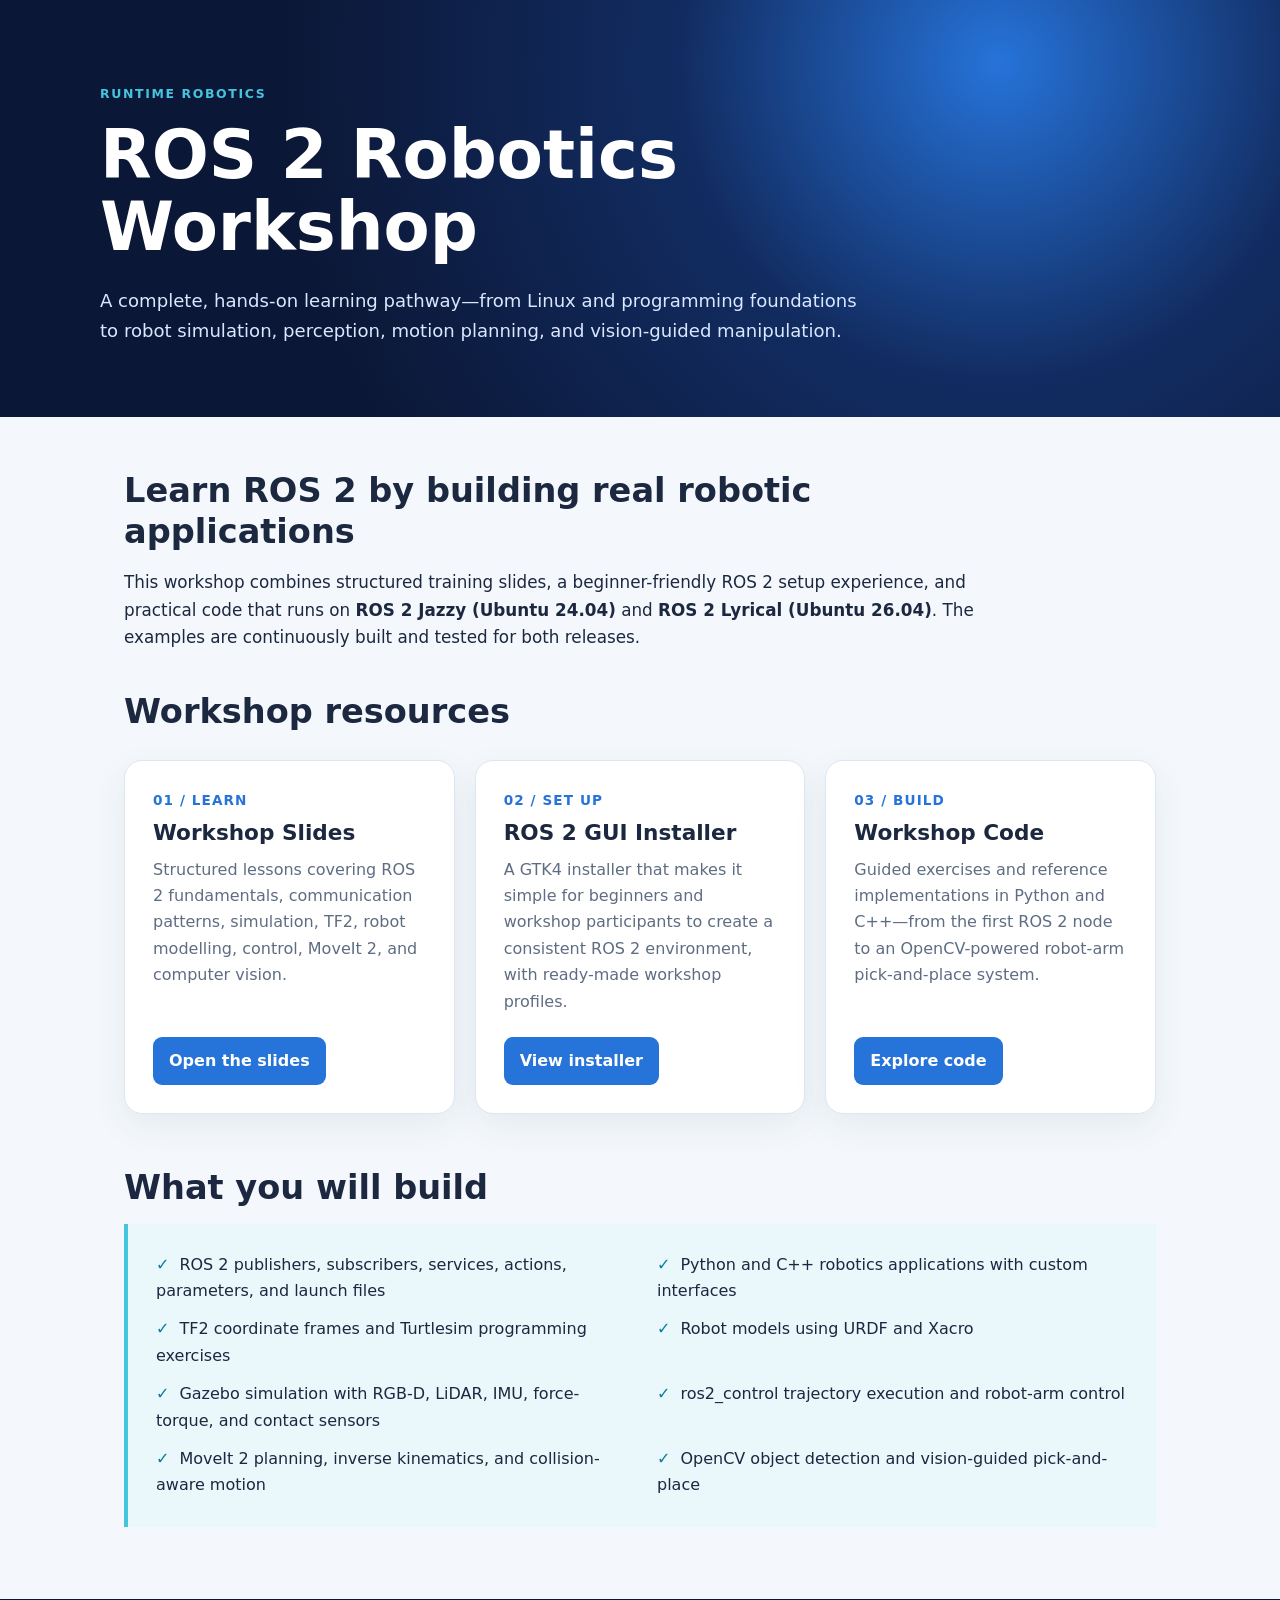
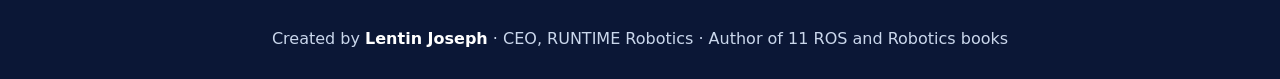
<file: workshop-resources.html>
<!doctype html>
<html lang="en">
<head>
  <meta charset="utf-8">
  <meta name="viewport" content="width=device-width, initial-scale=1">
  <meta name="description" content="ROS 2 Robotics Workshop resources from RUNTIME Robotics">
  <title>ROS 2 Robotics Workshop | RUNTIME Robotics</title>
  <style>
    :root {
      --navy: #0b1736;
      --blue: #2673d9;
      --cyan: #45c4df;
      --text: #1c2840;
      --muted: #5f6d82;
      --card: #ffffff;
      --surface: #f4f8fc;
      --line: #dce6f1;
    }
    * { box-sizing: border-box; }
    body {
      margin: 0;
      font-family: Inter, ui-sans-serif, system-ui, -apple-system, BlinkMacSystemFont, "Segoe UI", sans-serif;
      color: var(--text);
      background: var(--surface);
      line-height: 1.65;
    }
    .hero {
      color: #fff;
      background: radial-gradient(circle at 78% 15%, #2673d9 0, #122c61 30%, var(--navy) 68%);
      padding: 80px 24px 72px;
    }
    .wrap { width: min(1080px, 100%); margin: 0 auto; }
    .eyebrow {
      display: inline-block;
      margin-bottom: 14px;
      color: var(--cyan);
      font-size: .78rem;
      font-weight: 800;
      letter-spacing: .13em;
      text-transform: uppercase;
    }
    h1 { max-width: 820px; margin: 0; font-size: clamp(2.2rem, 6vw, 4.2rem); line-height: 1.08; }
    .hero p { max-width: 780px; margin: 22px 0 0; font-size: 1.13rem; color: #d9e7ff; }
    main { padding: 54px 24px 72px; }
    h2 { margin: 0 0 15px; font-size: clamp(1.55rem, 3vw, 2.1rem); line-height: 1.2; }
    .intro { max-width: 900px; margin-bottom: 40px; font-size: 1.05rem; }
    .cards { display: grid; grid-template-columns: repeat(3, 1fr); gap: 20px; margin: 28px 0 54px; }
    .card {
      display: flex; flex-direction: column;
      padding: 28px;
      border: 1px solid var(--line);
      border-radius: 18px;
      background: var(--card);
      box-shadow: 0 12px 35px rgba(30, 55, 92, .07);
    }
    .number { color: var(--blue); font-size: .85rem; font-weight: 800; letter-spacing: .08em; }
    .card h3 { margin: 8px 0 10px; font-size: 1.35rem; line-height: 1.25; }
    .card p { margin: 0 0 22px; color: var(--muted); }
    .button {
      display: inline-block;
      align-self: flex-start;
      margin-top: auto;
      padding: 11px 16px;
      border-radius: 9px;
      color: #fff;
      background: var(--blue);
      font-weight: 700;
      text-decoration: none;
    }
    .button:hover { background: #155bb7; }
    .features {
      display: grid; grid-template-columns: 1fr 1fr;
      gap: 12px 30px;
      padding: 28px;
      border-left: 4px solid var(--cyan);
      background: #eaf7fb;
    }
    .features div::before { content: "✓"; margin-right: 10px; color: #087e98; font-weight: 900; }
    footer { padding: 27px 24px; color: #cad7ec; background: var(--navy); text-align: center; }
    footer strong { color: #fff; }
    @media (max-width: 760px) {
      .hero { padding: 58px 24px 54px; }
      .cards, .features { grid-template-columns: 1fr; }
    }
  </style>
</head>
<body>
  <header class="hero">
    <div class="wrap">
      <span class="eyebrow">RUNTIME Robotics</span>
      <h1>ROS 2 Robotics Workshop</h1>
      <p>
        A complete, hands-on learning pathway—from Linux and programming foundations
        to robot simulation, perception, motion planning, and vision-guided manipulation.
      </p>
    </div>
  </header>

  <main class="wrap">
    <section class="intro">
      <h2>Learn ROS 2 by building real robotic applications</h2>
      <p>
        This workshop combines structured training slides, a beginner-friendly ROS 2 setup
        experience, and practical code that runs on <strong>ROS 2 Jazzy (Ubuntu 24.04)</strong>
        and <strong>ROS 2 Lyrical (Ubuntu 26.04)</strong>. The examples are continuously built
        and tested for both releases.
      </p>
    </section>

    <section aria-labelledby="resources">
      <h2 id="resources">Workshop resources</h2>
      <div class="cards">
        <article class="card">
          <span class="number">01 / LEARN</span>
          <h3>Workshop Slides</h3>
          <p>
            Structured lessons covering ROS 2 fundamentals, communication patterns,
            simulation, TF2, robot modelling, control, MoveIt 2, and computer vision.
          </p>
          <a class="button" href="https://runtimerobotics.github.io/ros2_workshop_slides/" target="_blank" rel="noopener">Open the slides</a>
        </article>

        <article class="card">
          <span class="number">02 / SET UP</span>
          <h3>ROS 2 GUI Installer</h3>
          <p>
            A GTK4 installer that makes it simple for beginners and workshop participants
            to create a consistent ROS 2 environment, with ready-made workshop profiles.
          </p>
          <a class="button" href="https://github.com/runtimerobotics/ros2_gui_installer" target="_blank" rel="noopener">View installer</a>
        </article>

        <article class="card">
          <span class="number">03 / BUILD</span>
          <h3>Workshop Code</h3>
          <p>
            Guided exercises and reference implementations in Python and C++—from the
            first ROS 2 node to an OpenCV-powered robot-arm pick-and-place system.
          </p>
          <a class="button" href="https://github.com/runtimerobotics/ros2_workshop_code" target="_blank" rel="noopener">Explore code</a>
        </article>
      </div>
    </section>

    <section aria-labelledby="outcomes">
      <h2 id="outcomes">What you will build</h2>
      <div class="features">
        <div>ROS 2 publishers, subscribers, services, actions, parameters, and launch files</div>
        <div>Python and C++ robotics applications with custom interfaces</div>
        <div>TF2 coordinate frames and Turtlesim programming exercises</div>
        <div>Robot models using URDF and Xacro</div>
        <div>Gazebo simulation with RGB-D, LiDAR, IMU, force-torque, and contact sensors</div>
        <div>ros2_control trajectory execution and robot-arm control</div>
        <div>MoveIt 2 planning, inverse kinematics, and collision-aware motion</div>
        <div>OpenCV object detection and vision-guided pick-and-place</div>
      </div>
    </section>
  </main>

  <footer>
    Created by <strong>Lentin Joseph</strong> · CEO, RUNTIME Robotics · Author of 11 ROS and Robotics books
  </footer>
</body>
</html>
</file>
